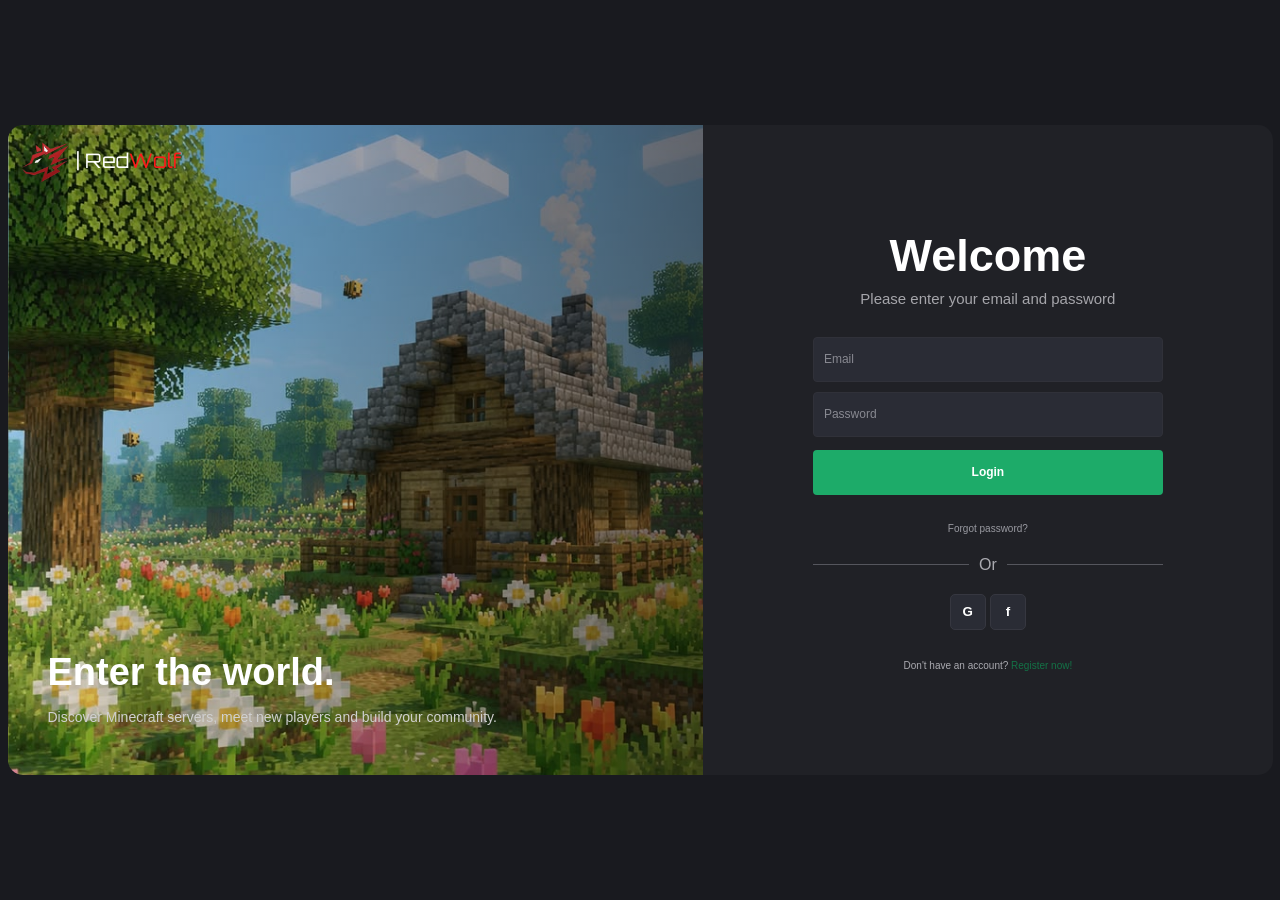
<file: frontend/index.html>
<!DOCTYPE html>
<html lang="en">
<head>
    <meta charset="UTF-8">
    <meta name="viewport" content="width=device-width, initial-scale=1.0">
    <title>RedWolf - HomePage</title>
    <link rel="preconnect" href="https://fonts.googleapis.com">
    <link rel="preconnect" href="https://fonts.gstatic.com" crossorigin>
    <link href="https://fonts.googleapis.com/css2?family=Inter:wght@400;600&family=Orbitron:wght@700;900&display=swap" rel="stylesheet">
    <link rel="stylesheet" href="indexstyle.css">
</head>
<body id="homePage">
    <header class="top-container">
        <div class="nav-left">
            <div class="brand">
                <div class="logo"></div>
                <div class="logo-content">
                    <p class="content-white">|&nbsp;Red</p>
                    <p class="content-red">Wolf</p>
                </div>
            </div>
            <div class="links">
                <a href="index.html" class="link">Home Page</a>
                <a href="#" class="link">All Games</a>
            </div>
        </div>
        <div class="account">
            <a href="#" class="link" id="logoutButton">Log Out</a>
            <a href="profile.html"><div class="get-account"></div></a>
        </div>
    </header>

    <div class="main-wrapper">
        <aside class="game-sidebar">
            <div class="sidebar-title">
                <span class="sidebar-icon">
                    <img src="gameicon.png" alt="Games">
                </span>
                <span class="sidebar-text">Games</span>
            </div>
            <nav class="game-list">
                <a href="minecraft.html" class="game-item minecraft-item">
                    <span class="game-icon">
                        <img src="mclogo.png" alt="Minecraft">
                    </span>
                    <span class="game-name">Minecraft</span>
                </a>
                <a href="coc.html" class="game-item coc-item">
                    <span class="game-icon">
                        <img src="cocicon.png" alt="Clash of Clans">
                    </span>
                    <span class="game-name">Clash of Clans</span>
                </a>
            </nav>
        </aside>

        <main class="home-content">
            <section class="hero-section">
                <div class="hero-logo">
                    <img src="logo.png" alt="RedWolf Logo">
                    <span class="hero-brand-name">
                        <span class="content-white">| Red</span><span class="content-red">Wolf</span>
                    </span>
                </div>
                <h1>Discover your game.</h1>
                <p>Find teams, tournaments, players and communities</p>
                <div class="global-search">
                    <span class="search-icon">⌕</span>
                    <input type="text" id="globalSearch" placeholder="Search teams, tournaments, players..." autocomplete="off">
                    <button type="button" id="searchButton">Search</button>
                </div>
            </section>

            <section class="trending-section">
                <div class="section-header">
                    <h2>Trending Now</h2>
                    <a href="#">View all</a>
                </div>
                <div class="trending-grid">
                    <div class="trend-card">
                        <div class="trend-icon">🏆</div>
                        <div>
                            <h3>Teams</h3>
                            <p>Discover popular esports teams</p>
                        </div>
                    </div>
                    <div class="trend-card">
                        <div class="trend-icon">🎯</div>
                        <div>
                            <h3>Tournaments</h3>
                            <p>Find upcoming tournaments</p>
                        </div>
                    </div>
                    <div class="trend-card">
                        <div class="trend-icon">👤</div>
                        <div>
                            <h3>Players</h3>
                            <p>Explore gaming players</p>
                        </div>
                    </div>
                </div>
            </section>

            <section class="news-section">
                <div class="section-header">
                    <h2>Latest News</h2>
                    <a href="#">View all</a>
                </div>
                <div class="news-grid">
                    <article class="news-card">
                        <div class="news-image esports-bg">
                            <img src="esporphoto.jpg">
                        </div>
                        <div class="news-content">
                            <span class="news-category">Esports</span>
                            <h3>New tournaments are coming to RedWolf</h3>
                            <p>Discover upcoming competitions and events from the gaming community.</p>
                        </div>
                    </article>
                    <article class="news-card">
                        <div class="news-image community-bg">
                            <img src="communityphoto.jpg">
                        </div>
                        <div class="news-content">
                            <span class="news-category">Community</span>
                            <h3>Welcome to the RedWolf community</h3>
                            <p>Meet new players, teams and gaming communities.</p>
                        </div>
                    </article>
                </div>
            </section>
        </main>
    </div>

    <script src="script.js"></script>
</body>
</html>
</file>
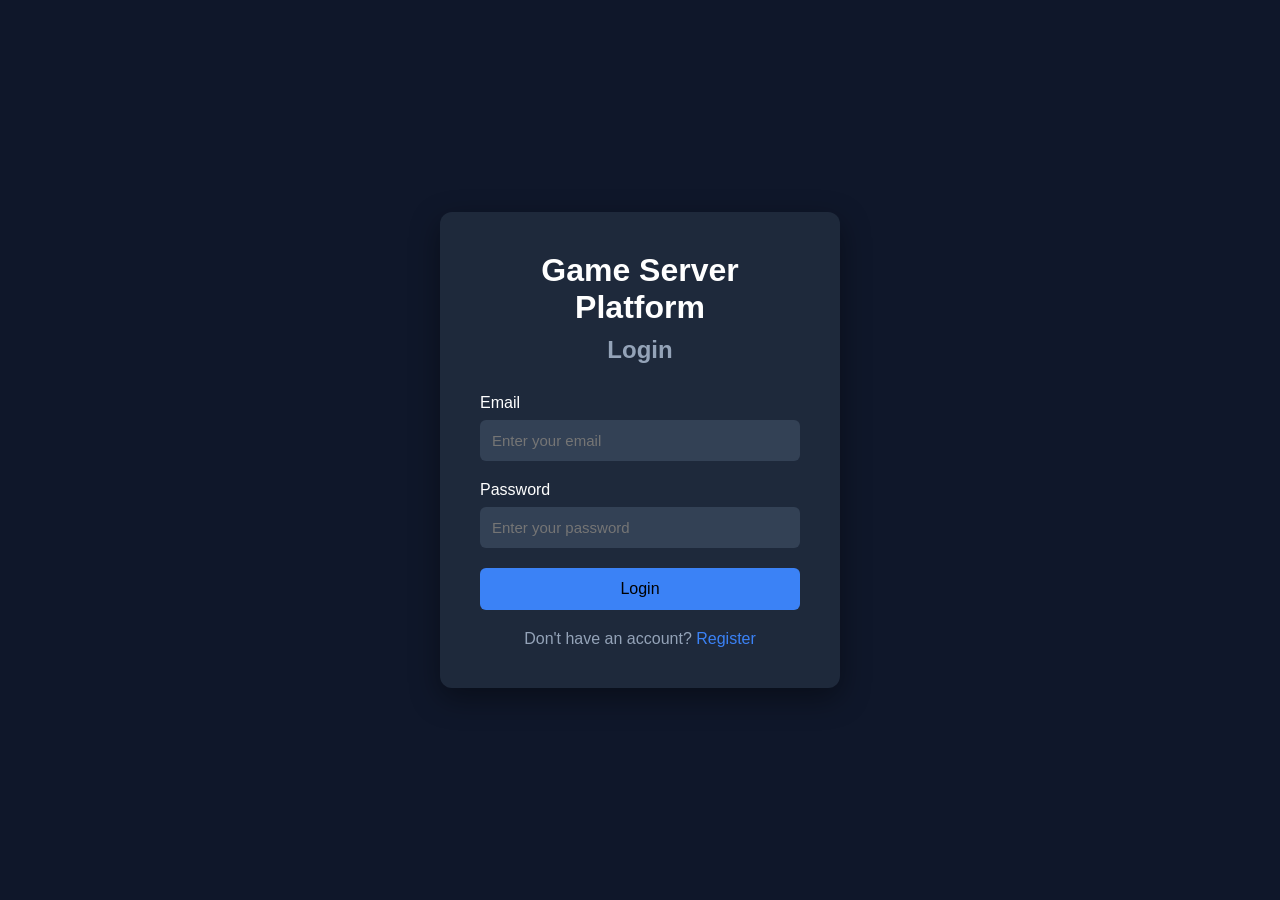
<file: frontend/login.html>
<!DOCTYPE html>
<html lang="en">
<head>
    <meta charset="UTF-8">
    <meta name="viewport" content="width=device-width, initial-scale=1.0">
    <title>Login | Game Server Platform</title>
    <link rel="stylesheet" href="style.css">
</head>
<body>
    <div class="auth-container">
        <!-- LEFT SIDE -->
        <div class="auth-card">
            <h1>Game Server Platform</h1>
            <h2>Login</h2>
            <form>
                <div class="input-group">
                    <label for="email">Email</label>
                    <input type="email" id="email" placeholder="Enter your email" required>
                </div>
                <div class="input-group">
                    <label for="password">Password</label>
                    <input type="password" id="password" placeholder="Enter your password" required>
                </div>
                <button type="submit">Login</button>
            </form>
            <p id="errorMessage"></p>
            <p class="switch-page">Don't have an account?<a href="register.html"> Register</a></p>
        </div>
    </div>
</body>
</html>
</file>
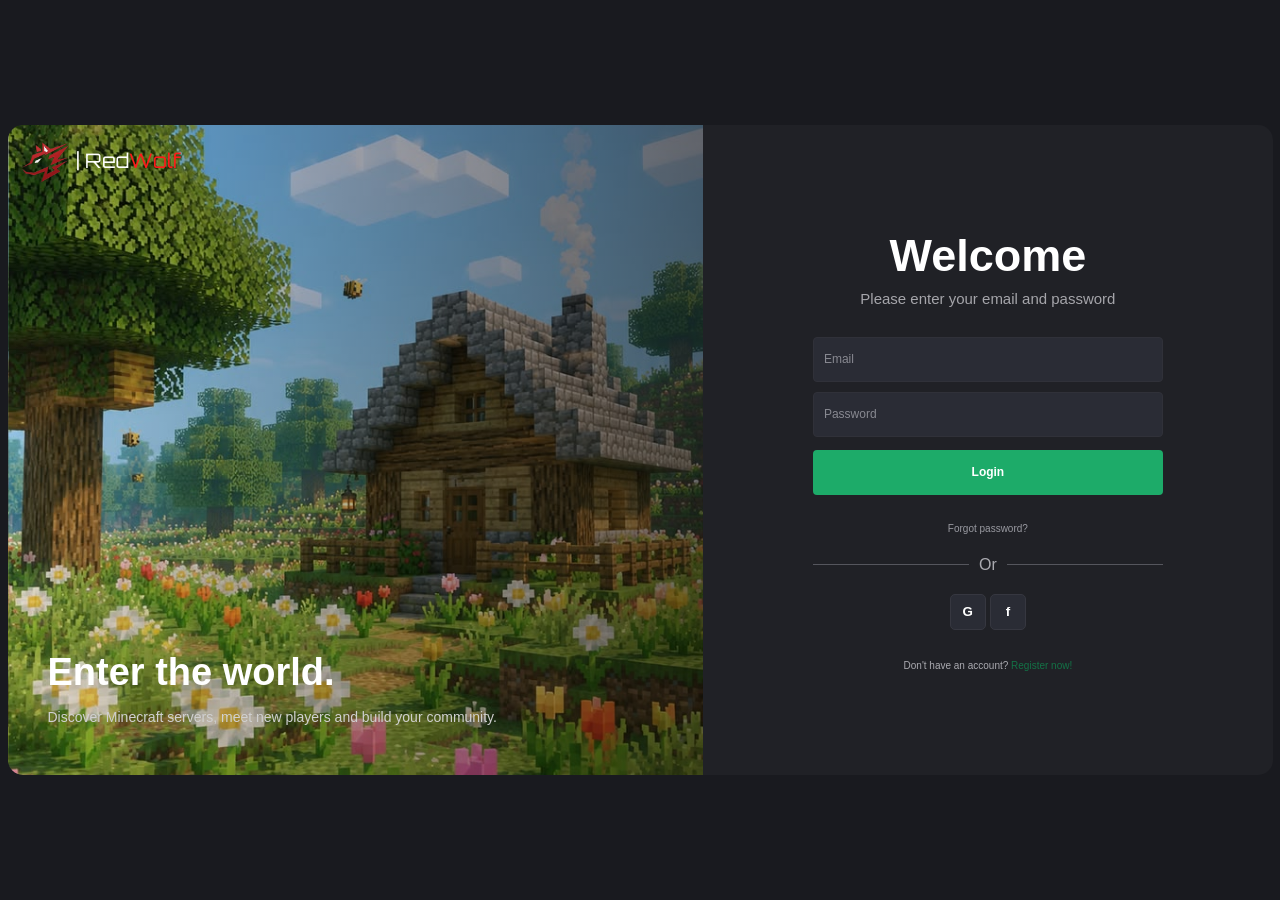
<file: frontend/newlogin.html>
<!DOCTYPE html>
<html lang="en">
<head>
    <meta charset="UTF-8">
    <meta name="viewport" content="width=device-width, initial-scale=1.0">
    <title>RedWolf - Login</title>
    <!-- Google Fonts: Orbitron və Inter -->
    <link rel="preconnect" href="https://fonts.googleapis.com">
    <link rel="preconnect" href="https://fonts.gstatic.com" crossorigin>
    <link href="https://fonts.googleapis.com/css2?family=Inter:wght@400;600&family=Orbitron:wght@700;900&display=swap" rel="stylesheet">
    <link rel="stylesheet" href="newstyle.css">

</head>
<body>
    <div class="auth-container">
        <!-- Left Side --> 
         <div class="background-side">
            <div class="background-overlay"></div>
            <div class="logo"></div>
            <div class="logo-content">
                <p class="content-white">| Red</p>
                <p class="content-red">Wolf</p>
            </div>
            <div class="background-content">
                <h2>Enter the world.</h2>
                <p>Discover Minecraft servers, meet new players and build your community.</p>
            </div>
         </div>
        <!-- Right Side -->
         <div class="login-side">
            <div class="login-container">
                <div class="welcome">
                    <h1>Welcome</h1>
                    <p>Please enter your email and password</p>
                </div>
                <form id="loginForm">
                    <div class="input-group">
                        <input type="email" id="email" placeholder="Email"required>
                    </div>
                    <div class="input-group">
                        <input type="password" id="password" placeholder="Password" required>
                    </div>
                    <button type="submit" class="login-button">Login</button>
                </form>
                <p id="errorMessage"></p>
                <a href="#" class="forgot-password">Forgot password?</a>
                <div class="divider">
                    <span></span>
                    <p>Or</p>
                    <span></span>
                </div>
                <div class="social-login">
                    <button type="button">G</button>
                    <button type="button">f</button>
                </div>
                <p class="register-text">
                    Don't have an account?
                    <a href="newregister.html">Register now!</a>
                </p>
            </div>
         </div>
    </div>
    <script src="script.js"></script>
</body>
</html>
</file>
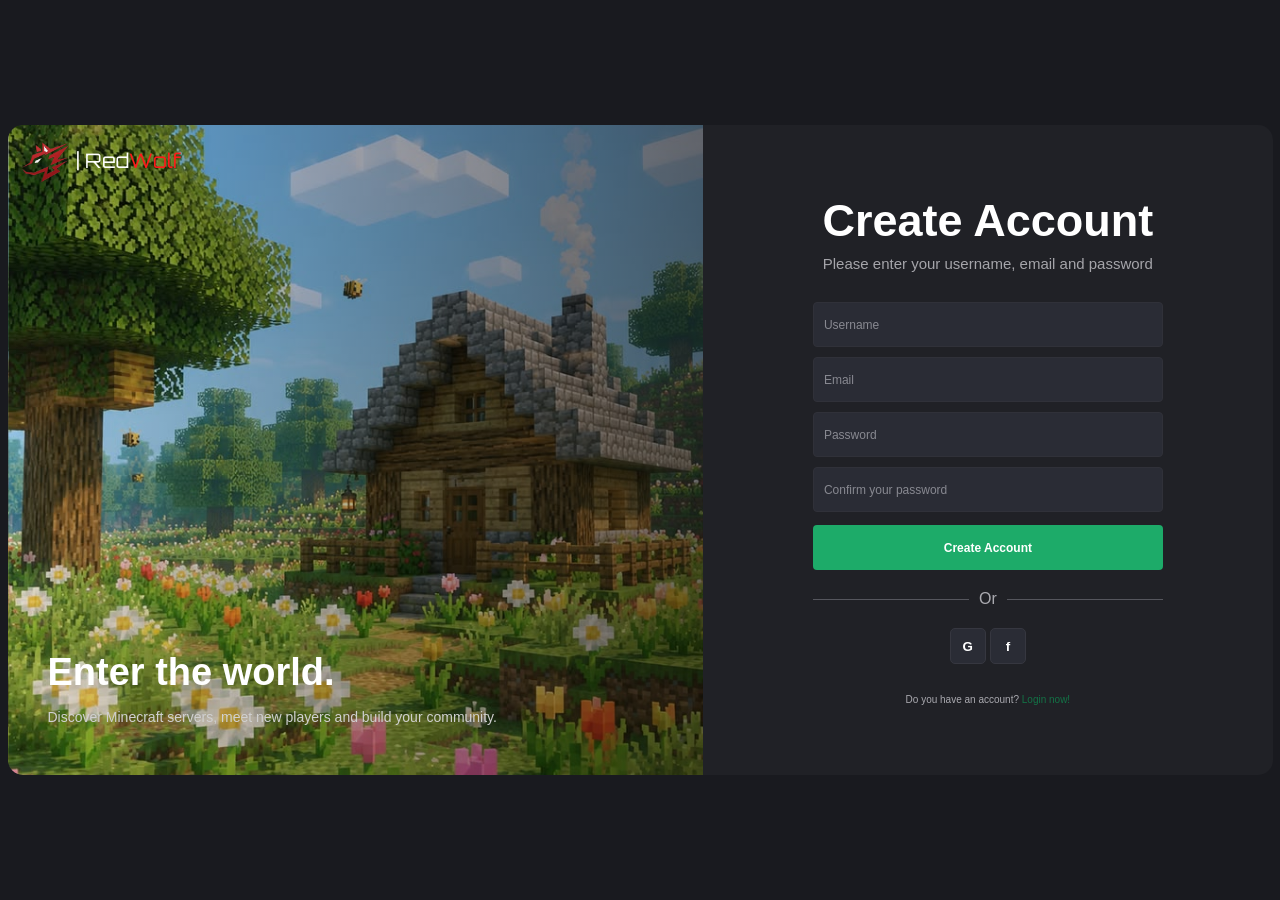
<file: frontend/newregister.html>
<!DOCTYPE html>
<html lang="en">
<head>
    <meta charset="UTF-8">
    <meta name="viewport" content="width=device-width, initial-scale=1.0">
    <title>RedWolf - Create New Account</title>
    <!-- Google Fonts: Orbitron və Inter -->
    <link rel="preconnect" href="https://fonts.googleapis.com">
    <link rel="preconnect" href="https://fonts.gstatic.com" crossorigin>
    <link href="https://fonts.googleapis.com/css2?family=Inter:wght@400;600&family=Orbitron:wght@700;900&display=swap" rel="stylesheet">
    <link rel="stylesheet" href="newstyle.css">
</head>
<body>
    <div class="auth-container">
        <!-- Left Side --> 
         <div class="background-side">
            <div class="background-overlay"></div>
            <div class="logo"></div>
            <div class="logo-content">
                <p class="content-white">| Red</p>
                <p class="content-red">Wolf</p>
            </div>
            <div class="background-content">
                <h2>Enter the world.</h2>
                <p>Discover Minecraft servers, meet new players and build your community.</p>
            </div>
         </div>
        <!-- Right Side -->
         <div class="login-side">
            <div class="login-container">
                <div class="welcome">
                    <h1>Create Account</h1>
                    <p>Please enter your username, email and password</p>
                </div>
                <form id="registerForm">
                    <div class="input-group">
                        <input type="name" id="username" placeholder="Username" required>
                    </div>
                    <div class="input-group">
                        <input type="email" id="email" placeholder="Email" required>
                    </div>
                    <div class="input-group">
                        <input type="password" id="password" placeholder="Password" required>
                    </div>
                    <div class="input-group">
                        <input type="password" id="confirmPassword" placeholder="Confirm your password" required>
                    </div>
                    <button type="submit" class="login-button">Create Account</button>
                </form>
                <p id="errorMessage"></p>
                <div id="verificationPanel" style="display: none;">
                    <div class="welcome">
                        <h1>Verify Your Email</h1>
                        <p>We sent a 6-digit verification code to your email.</p>
                    </div>
                    <div class="input-group">
                        <input type="text" id="verificationCode" placeholder="Enter 6-digit code" maxlength="6" inputmode="numeric">
                    </div>
                    <button type="button" id="verifyButton" class="login-button">Verify Email</button>
                    <p id="verificationMessage"></p>
                </div>
                <div class="divider">
                    <span></span>
                    <p>Or</p>
                    <span></span>
                </div>
                <div class="social-login">
                    <button type="button">G</button>
                    <button type="button">f</button>
                </div>
                <p class="register-text">
                    Do you have an account?
                    <a href="newlogin.html">Login now!</a>
                </p>
            </div>
         </div>
    </div>
<script src="script.js"></script>
</body>
</html>
</file>
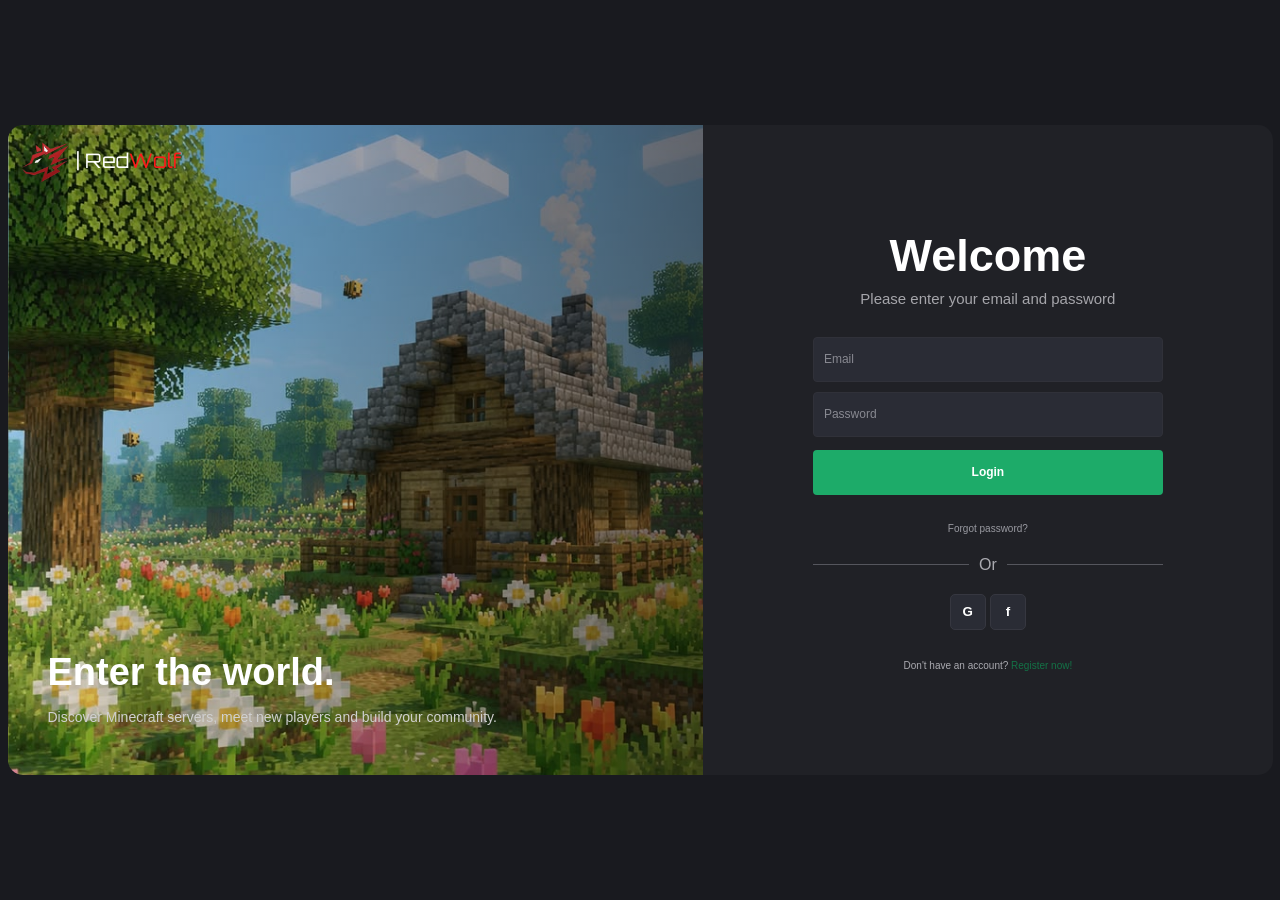
<file: frontend/profile.html>
<!DOCTYPE html>
<html lang="en">
<head>
    <meta charset="UTF-8">
    <meta name="viewport" content="width=device-width, initial-scale=1.0">
    <title>RedWolf - Profile</title>
    <link rel="preconnect" href="https://fonts.googleapis.com">
    <link rel="preconnect" href="https://fonts.gstatic.com" crossorigin>
    <link href="https://fonts.googleapis.com/css2?family=Inter:wght@400;600&family=Orbitron:wght@700;900&display=swap" rel="stylesheet">
    <link rel="stylesheet" href="profilestyle.css">
</head>
<body id="profilePage">
<header class="top-container">
    <div class="nav-left">
        <div class="brand">
            <div class="logo"></div>
            <div class="logo-content">
                <p class="content-white">| Red</p>
                <p class="content-red">Wolf</p>
            </div>
        </div>
        <div class="links">
            <a href="index.html" class="link">
                Home Page
            </a>
            <a href="#" class="link">
                All Games
            </a>
        </div>
    </div>
    <div class="account">
        <a href="#" class="link" id="logoutButton">
            Log Out
        </a>
        <a href="profile.html">
            <div class="get-account"></div>
        </a>
    </div>
</header>
<main class="profile-content">
    <section class="profile-header">
        <div class="profile-avatar">
            <img src="accounticon.png" alt="Profile">
        </div>
        <div class="profile-title">
            <h1 id="profileUsername">
                Loading...
            </h1>
            <p>
                RedWolf Member
            </p>
        </div>
    </section>
    <section class="profile-card">
        <div class="card-header">
            <h2>
                Account Information
            </h2>
        </div>
        <div class="profile-info">
            <div class="info-item">
                <span class="info-label">
                    Username
                </span>
                <span
                    class="info-value"
                    id="username">
                    Loading...
                </span>
            </div>
            <div class="info-item">
                <span class="info-label">
                    Email
                </span>
                <span
                    class="info-value"
                    id="profileEmail">
                    Loading...
                </span>
            </div>
        </div>
    </section>
    <section class="profile-card">
        <div class="card-header">
            <h2>Gaming Profile</h2>
            <button type="button" id="addGameButton" class="add-game-button">
                + Add Game
            </button>
        </div>
        <div id="gamesContainer" class="games-grid">
            <div class="empty-games" id="emptyGames">
                <p>You haven't linked any games yet.</p>
            </div>
        </div>
    </section>
</main>
<script src="script.js"></script>
</body>
</html>
</file>
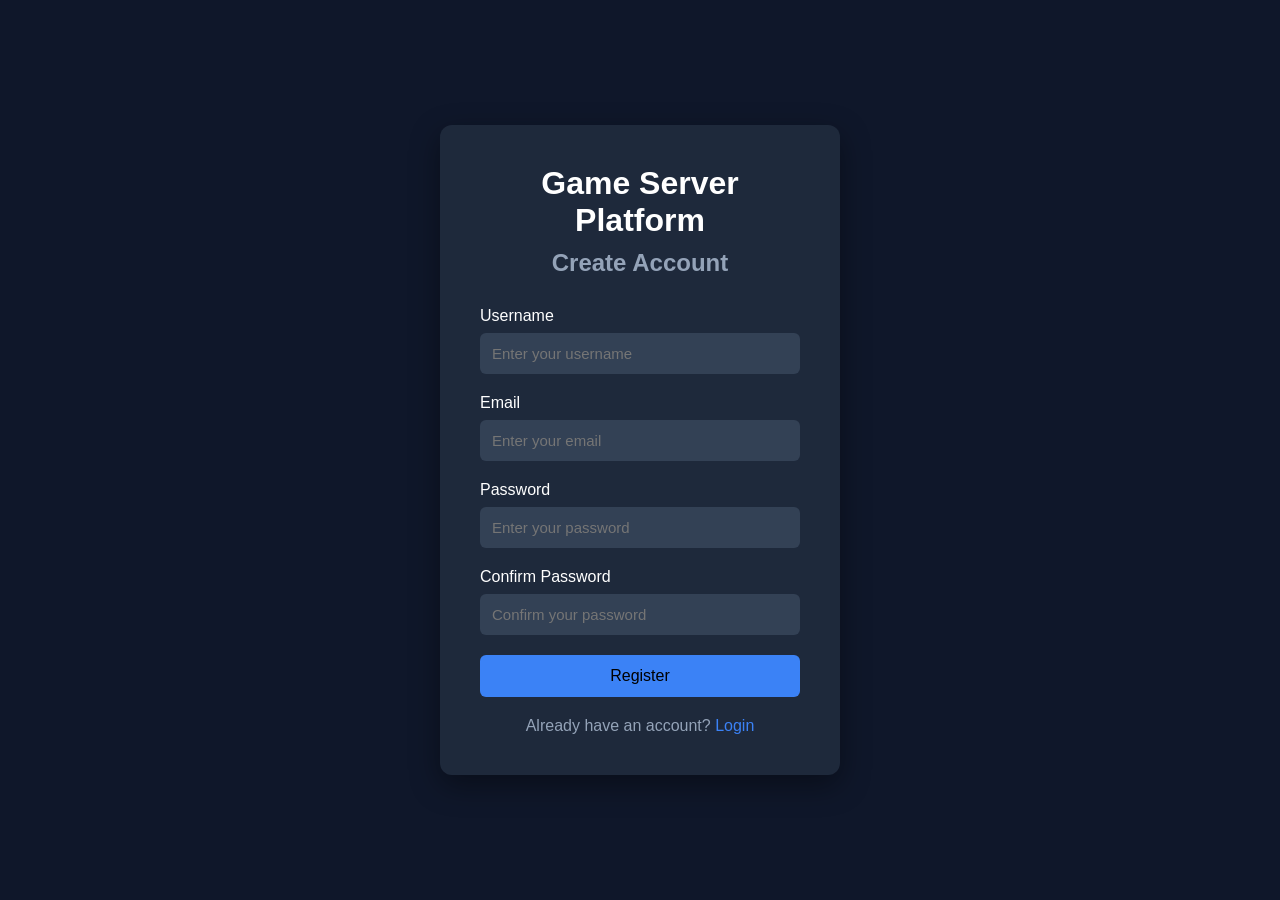
<file: frontend/register.html>
<!DOCTYPE html>
<html lang="en">
<head>
    <meta charset="UTF-8">
    <meta name="viewport" content="width=device-width, initial-scale=1.0">
    <title>Register | Game Server Platform</title>
    <link rel="stylesheet" href="style.css">
</head>
<body>
    <div class="auth-container">
        <div class="auth-card">
            <h1>Game Server Platform</h1>
            <h2>Create Account</h2>
            <form id="registerForm">
                <div class="input-group">
                    <label for="username">Username</label>
                    <input type="text" id="username" placeholder="Enter your username" required>
                </div>
                <div class="input-group">
                    <label for="email">Email</label>
                    <input type="email" id="email" placeholder="Enter your email" required>
                </div>
                <div class="input-group">
                    <label for="password">Password</label>
                    <input type="password" id="password" placeholder="Enter your password" required>
                </div>
                <div class="input-group">
                    <label for="password">Confirm Password</label>
                    <input type="password" id="confirmPassword" placeholder="Confirm your password" required>
                </div>
                <button type="submit">Register</button>
            </form>
            <p id="errorMessage"></p>
            <p class="switch-page">Already have an account?<a href="login.html"> Login</a></p>
        </div>
    </div>
    <script src="script.js"></script>
</body>
</html>
</file>
<file: frontend/indexstyle.css>
*{
    margin: 0;
    padding: 0;
    box-sizing: border-box;
}
body{
    min-height: 100vh;
    font-family: Arial, Helvetica, sans-serif;
    background-color: #191a1f;
    color: white;
}

/* Header */
.top-container{
    position: sticky;
    top: 0;
    z-index: 1000;
    display: flex;
    justify-content: space-between;
    gap: 20px;
    width: 100%;
    background-color: #202126;
    height: 70px;
    border-bottom: 3px solid #000;
    align-items: center;
    padding: 0 20px;
}
.brand{
    display: flex;
    align-items: center;
    gap: 10px;
}
.logo{
    width: 45px;
    height: 45px;
    background-image: url(logo.png);
    background-size: contain;
    background-repeat: no-repeat;
    background-position: center;
}
.logo-content{
    font-size: 20px;
    font-family: 'Orbitron', sans-serif;
    display: flex;
    font-weight: 700;
}
.nav-left{
    display: flex;
    align-items: center;
    gap: 40px;
}
.content-white{
    color: white;
}
.content-red{
    color: #ff1a1a;
}
.links{
    display: flex;
    gap: 20px;
}
.link{
    color: white;
    text-decoration: none;
    transition: 0.3s;
    font-weight: bold;
}
.link:hover{
    color: #ff1a1a;
    transform: translateY(-2px);
}
.account{
    display: flex;
    align-items: center;
    gap: 12px;
}
.get-account{
    background-image: url(accounticon.png);
    width: 40px;
    height: 40px;
    background-size: cover;
    border-radius: 50%;
}

.main-wrapper{
    display: flex;
    width: 100%;
    min-height: calc(100vh - 70px);
    position: relative;
}
.game-sidebar{
    position: sticky;
    top: 70px;
    height: calc(100vh - 70px);
    width: 70px;
    background: #111111;
    padding: 20px 10px;
    transition: width 0.3s ease;
    z-index: 100;
    flex-shrink: 0;
    overflow-x: hidden;
    overflow-y: auto;
}
.game-sidebar:hover{
    width: 230px;
}
.sidebar-title{
    display: flex;
    align-items: center;
    gap: 18px;
    height: 50px;
    padding: 0 10px;
    white-space: nowrap;
}
.sidebar-icon{
    width: 40px;
    height: 30px;
    min-width: 40px;
    display: flex;
    align-items: center;
    justify-content: center;
}
.sidebar-icon img{
    width: 30px;
    height: 30px;
    object-fit: contain;
}
.sidebar-text{
    font-family: 'Orbitron', sans-serif;
    font-size: 15px;
    font-weight: 700;
}
.game-list{
    display: flex;
    flex-direction: column;
    gap: 8px;
    margin-top: 15px;
}
.game-item{
    position: relative;
    display: flex;
    align-items: center;
    gap: 18px;
    width: 210px;
    height: 55px;
    padding: 0 10px;
    color: white;
    text-decoration: none;
    overflow: hidden;
    border-radius: 8px;
    white-space: nowrap;
}
.game-item::before{
    content: "";
    position: absolute;
    inset: 0;
    background-size: cover;
    background-position: center;
    filter: brightness(.45) blur(0.5px);
    opacity: 0;
    transition: opacity 0.35s ease;
    z-index: 0;
}
.game-item::after{
    content: "";
    position: absolute;
    inset: 0;
    background: linear-gradient(90deg, rgba(28,28,28,.85) 0%, rgba(28,28,28,.55) 45%, rgba(28,28,28,.20) 100%);
    opacity: 0;
    transition: opacity .35s ease;
    z-index: 1;
}
.game-item:hover::before, .game-item:hover::after{
    opacity: 1;
}
.game-icon, .game-name{
    position: relative;
    z-index: 2;
}
.minecraft-item::before{
    background-image: url(newwebsite.jpg);
}
.coc-item::before{
    background-image: url(cocbg.jpg);
}
.game-icon{
    width: 40px;
    height: 30px;
    min-width: 40px;
    display: flex;
    align-items: center;
    justify-content: center;
}
.game-icon img{
    width: 30px;
    height: 30px;
    object-fit: contain;
    transition: transform 0.2s ease;
}
.game-item:hover .game-icon img{
    transform: scale(1.1);
}
.game-name{
    font-family: 'Inter', sans-serif;
    font-size: 14px;
    font-weight: 600;
}
.home-content{
    flex: 1;
    padding: 40px 50px 80px;
}
.hero-section{
    max-width: 850px;
    margin: 20px auto 70px;
    text-align: center;
}
.hero-logo{
    display: flex;
    align-items: center;
    justify-content: center;
    gap: 12px;
    margin-bottom: 25px;
}
.hero-logo img{
    width: 60px;
    height: 60px;
    object-fit: contain;
}
.hero-brand-name{
    font-family: 'Orbitron', sans-serif;
    font-size: 32px;
    font-weight: 900;
}
.hero-section h1{
    margin: 0;
    font-family: 'Orbitron', sans-serif;
    font-size: 42px;
    font-weight: 900;
    letter-spacing: 1px;
}
.hero-section > p{
    margin: 15px 0 30px;
    color: #999;
    font-family: 'Inter', sans-serif;
    font-size: 16px;
}
.global-search{
    position: relative;
    display: flex;
    align-items: center;
    width: 100%;
    height: 62px;
    background: #151515;
    border: 1px solid #292929;
    border-radius: 12px;
    overflow: hidden;
    transition: border-color 0.25s ease;
}
.global-search:focus-within{
    border-color: #e3262e;
}
.search-icon{
    margin-left: 22px;
    color: #777;
    font-size: 22px;
}
.global-search input{
    flex: 1;
    height: 100%;
    padding: 0 18px;
    background: transparent;
    border: none;
    outline: none;
    color: white;
    font-family: 'Inter', sans-serif;
    font-size: 15px;
}
.global-search input::placeholder{
    color: #666;
}
.global-search button{
    height: 44px;
    margin-right: 9px;
    padding: 0 22px;
    border: none;
    border-radius: 8px;
    background: #e3262e;
    color: white;
    font-family: 'Inter', sans-serif;
    font-weight: 600;
    cursor: pointer;
    transition: background 0.2s ease, transform 0.2s ease;
}
.global-search button:hover{
    background: #ff3038;
    transform: translateY(-1px);
}
.trending-section, .news-section{
    max-width: 1150px;
    margin: 0 auto 70px;
}
.section-header{
    display: flex;
    align-items: center;
    justify-content: space-between;
    margin-bottom: 22px;
}
.section-header h2{
    margin: 0;
    font-family: 'Orbitron', sans-serif;
    font-size: 22px;
}
.section-header a{
    color: #888;
    text-decoration: none;
    font-family: 'Inter', sans-serif;
    font-size: 13px;
    transition: color 0.2s ease;
}
.section-header a:hover{
    color: white;
}
.trending-grid{
    display: grid;
    grid-template-columns: repeat(3, 1fr);
    gap: 16px;
}
.trend-card{
    display: flex;
    align-items: center;
    gap: 18px;
    padding: 22px;
    min-height: 90px;
    background: #151515;
    border: 1px solid #242424;
    border-radius: 12px;
    transition: transform 0.25s ease, border-color 0.25s ease;
}
.trend-card:hover{
    transform: translateY(-4px);
    border-color: #3a3a3a;
}
.trend-icon{
    width: 48px;
    height: 48px;
    display: flex;
    align-items: center;
    justify-content: center;
    flex-shrink: 0;
    background: #202020;
    border-radius: 10px;
    font-size: 22px;
}
.trend-card h3{
    margin: 0 0 6px;
    font-family: 'Inter', sans-serif;
    font-size: 15px;
}
.trend-card p{
    margin: 0;
    color: #777;
    font-family: 'Inter', sans-serif;
    font-size: 12px;
}
.news-grid{
    display: grid;
    grid-template-columns: repeat(2, 1fr);
    gap: 18px;
}
.news-card{
    overflow: hidden;
    background: #151515;
    border: 1px solid #242424;
    border-radius: 12px;
    transition: transform 0.25s ease, border-color 0.25s ease;
}
.news-card:hover{
    transform: translateY(-4px);
    border-color: #3a3a3a;
}
.news-image{
    height: 180px;
    width: 100%;
    overflow: hidden;
    position: relative;
    background: linear-gradient(135deg, #252525, #101010);
}
.news-image img{
    width: 100%;
    height: 100%;
    object-fit: cover;
    object-position: center;
    transition: transform 0.4s ease, filter 0.4s ease;
    filter: brightness(0.85);
}
.news-card:hover .news-image img {
    transform: scale(1.08);
    filter: brightness(1);
}
.news-content{
    padding: 22px;
}
.news-category{
    color: #e3262e;
    font-family: 'Inter', sans-serif;
    font-size: 11px;
    font-weight: 600;
    text-transform: uppercase;
}
.news-content h3{
    margin: 9px 0;
    font-family: 'Orbitron', sans-serif;
    font-size: 16px;
    line-height: 1.4;
}
.news-content p{
    margin: 0;
    color: #777;
    font-family: 'Inter', sans-serif;
    font-size: 13px;
    line-height: 1.6;
}
</file>
<file: frontend/style.css>
*{
    margin: 0;
    padding: 0;
    box-sizing: border-box;
}
body{
    font-family: Arial, Helvetica, sans-serif;
    background: #0f172a;
    color: white;
}
.auth-container{
    min-height: 100vh;
    display: flex;
    justify-content: center;
    align-items: center;
}
.auth-card{
    width: 400px;
    padding: 40px;
    background: #1e293b;
    border-radius: 12px;
    box-shadow: 0 10px 30px rgba(0, 0, 0, 0.4);
}
.auth-card h1{
    text-align: center;
    margin-bottom: 10px;
}
.auth-card h2{
    text-align: center;
    margin-bottom: 30px;
    color: #94a3b8;
}
.input-group{
    margin-bottom: 20px;
}
.input-group label{
    display: block;
    margin-bottom: 8px;
}
.input-group input{
    width: 100%;
    padding: 12px;
    border: none;
    border-radius: 6px;
    background: #334155;
    color: white;
    font-size: 15px;
}
.input-group input:focus{
    outline: 2px solid #3b82f6;
}
button{
    width: 100%;
    padding: 12px;
    border: none;
    border-radius: 6px;
    background: #3b82f6;
    column-rule: white;
    font-size: 16px;
}
button:hover{
    background: #2563eb;
}
.switch-page{
    text-align: center;
    margin-top: 20px;
    color: #94a3b8;
}
.switch-page a{
    color: #3b82f6;
    text-decoration: none;
}
#errorMessage{
    margin-top: 15px;
    text-align: center;
    color: #ef4444;
}
</file>
<file: frontend/newstyle.css>
*{
    margin: 0;
    padding: 0;
    box-sizing: border-box;
}
body{
    min-width: 100vh;
    font-family: Arial, Helvetica, sans-serif;
    background-color: #191a1f;
    color: white;
}
.auth-container{
    width: 100%;
    min-height: 100vh;
    display: flex;
    align-items: center;
    justify-content: center;
    padding: 7.5px;
}
.background-side{
    position: relative;
    width: 55%;
    min-height: 650px;
    background-image: url(newwebsite.jpg);
    background-size: cover;
    background-position: center;
    overflow: hidden;
    border-radius: 15px 0 0 15px;
}
.background-overlay{
    position: absolute;
    top: 0;
    left: 0;
    width: 100%;
    height: 100%;
    background: linear-gradient(90deg, rgba(0, 0, 0, 0.05), rgba(0, 0, 0, 0.55));
}
.logo{
    position: absolute;
    width: 75px;
    min-height: 75px;
    background-image: url(logo.png);
    background-size: cover;
    overflow: hidden;
}
.logo-content{
    position: absolute;
    left: 68px;
    top: 23px;
    color: #ff1a1a;
    font-size: 20px;
    font-family: 'Orbitron', sans-serif;
    display: flex;
}
.content-white{
    color: white;
}
.background-content{
    position: absolute;
    left: 40px;
    bottom: 45px;
    z-index: 2;
    max-width: 450px;
    font-family: 'Rajdhani', sans-serif;
}
.background-content h2 {
    font-size: 38px;
    margin-bottom: 12px;
}
.background-content p {
    color: #d0d0d0;
    font-size: 14px;
    line-height: 1.7;
}
.login-side{
    width: 45%;
    min-height: 650px;
    background-color: #202126;
    display: flex;
    align-items: center;
    justify-content: center;
    padding: 50px;
    border-radius: 0 15px 15px 0;
}
.login-container{
    width: 100%;
    max-width: 350px;
    text-align: center;
}
.welcome{
    margin-bottom: 30px;
}
.welcome h1{
    font-size: 45px;
    font-weight: 600;
    margin-bottom: 8px;
}
.welcome p{
    font-size: 15px;
    color: #a5a5aa;
}
.input-group input{
    width: 100%;
    height: 45px;
    margin-bottom: 10px;
    padding-left: 10px;
    padding-right: 5px;
    border: 1px solid #303139;
    border-radius: 4px;
    outline: none;
    background-color: #2a2c35;
    color: white;
    font-size: 12px;
    transition: 0.2s;
}
.input-group input::placeholder{
    color: #888991;
}
.input-group input:focus{
    border-color: rgb(19, 114, 70);
    box-shadow: 0 0 0 2px rgba(9, 160, 62, 0.12);
}
.login-button{
    width: 100%;
    height: 45px;
    margin-top: 3px;
    border: none;
    border-radius: 4px;
    background-color: rgb(29, 171, 105);
    color: white;
    font-size: 12px;
    font-weight: 600;
    cursor: pointer;
    transition: 0.2s;
}
.login-button:hover{
    background-color: rgb(19, 114, 70);
    transform: translateY(-1px);
    box-shadow: 0 7px 20px rgba(9, 160, 62, 0.12);
}
.forgot-password{
    display: inline-block;
    margin-top: 13px;
    color: #999aa1;
    text-decoration: none;
    font-size: 10px;
}
.forgot-password:hover{
    color: #137246;
}
.divider{
    width: 100%;
    display: flex;
    align-items: center;
    gap: 10px;
    margin: 20px 0;
}
.divider span{
    flex: 1;
    height: 1px;
    background-color: #55565d;
}
.divider p{
    color: #aaaab0;
}
.social-login button{
    width: 36px;
    height: 36px;
    border: 1px solid #363740;
    border-radius: 5px;
    background-color: #2a2c35;
    color: white;
    font-weight: bold;
    cursor: pointer;
    transition: 0.2s;
}
.social-login button:hover{
    border-color: #137246;
    transform: translateY(-2px);
}
.register-text{
    margin-top: 30px;
    color: #aaaab0;
    font-size: 10px;
}
.register-text a{
    color: #137246;
    text-decoration: none;
    font-weight: 500;
}
.register-text a:hover{
    text-decoration: underline;
}
#errorMessage{
    margin-top: 15px;
    text-align: center;
    color: #ef4444;
    font-size: 12px;
}
@media(max-width: 850px){
    .auth-container{padding: 20px;}
    .background-side{width: 50%;}
    .login-side{width: 50%; padding: 30px;}
    .background-content h2{font-size: 28px;}
}
@media(max-width: 650px){
    .auth-container {padding: 0; align-items: stretch;}
    .background-side{display: none;}
    .login-side{width: 100%; min-height: 100vh; padding: 30px;}
}
</file>
<file: frontend/profilestyle.css>
* {
    margin: 0;
    padding: 0;
    box-sizing: border-box;
}

body {
    min-height: 100vh;
    background: #191a1f;
    color: white;
    font-family: 'Inter', sans-serif;
}

.top-container {
    position: sticky;
    top: 0;
    z-index: 1000;
    display: flex;
    justify-content: space-between;
    align-items: center;
    width: 100%;
    height: 70px;
    padding: 0 20px;
    background: #202126;
    border-bottom: 3px solid #000;
}

.nav-left {
    display: flex;
    align-items: center;
    gap: 40px;
}

.brand {
    display: flex;
    align-items: center;
    gap: 10px;
}

.logo {
    width: 45px;
    height: 45px;
    background-image: url("logo.png");
    background-size: contain;
    background-repeat: no-repeat;
    background-position: center;
}

.logo-content {
    display: flex;
    font-family: 'Orbitron', sans-serif;
    font-size: 20px;
    font-weight: 700;
}

.content-white {
    color: white;
}

.content-red {
    color: #ff1a1a;
}

.links {
    display: flex;
    gap: 20px;
}

.link {
    color: white;
    text-decoration: none;
    font-weight: bold;
    transition: 0.3s;
}

.link:hover {
    color: #ff1a1a;
    transform: translateY(-2px);
}

.account {
    display: flex;
    align-items: center;
    gap: 12px;
}

.get-account {
    width: 40px;
    height: 40px;
    background-image: url("accounticon.png");
    background-size: cover;
    border-radius: 50%;
}

.profile-content {
    width: min(1200px, calc(100% - 40px));
    margin: 0 auto;
    padding: 60px 0 100px;
}

.profile-header {
    display: flex;
    align-items: center;
    gap: 25px;
    margin-bottom: 40px;
}

.profile-avatar {
    width: 100px;
    height: 100px;
    display: flex;
    align-items: center;
    justify-content: center;
    background: #202126;
    border: 1px solid #303138;
    border-radius: 50%;
    overflow: hidden;
}

.profile-avatar img {
    width: 65px;
    height: 65px;
    object-fit: contain;
}

.profile-title h1 {
    font-family: 'Orbitron', sans-serif;
    font-size: 30px;
    margin-bottom: 8px;
}

.profile-title p {
    color: #888;
    font-size: 14px;
}

.profile-card {
    margin-bottom: 25px;
    background: #151515;
    border: 1px solid #282828;
    border-radius: 12px;
    overflow: hidden;
}

.card-header {
    display: flex;
    align-items: center;
    justify-content: space-between;
    padding: 22px 25px;
    border-bottom: 1px solid #282828;
}

.card-header h2 {
    font-family: 'Orbitron', sans-serif;
    font-size: 17px;
}

.add-game-button {
    border: none;
    border-radius: 8px;
    padding: 9px 15px;
    background: #e3262e;
    color: white;
    font-family: 'Inter', sans-serif;
    font-weight: 600;
    cursor: pointer;
    transition: 0.2s ease;
}

.add-game-button:hover {
    background: #ff3038;
    transform: translateY(-1px);
}

.profile-info {
    padding: 5px 25px;
}

.info-item {
    display: flex;
    justify-content: space-between;
    align-items: center;
    min-height: 70px;
    border-bottom: 1px solid #242424;
}

.info-item:last-child {
    border-bottom: none;
}

.info-label {
    color: #777;
    font-size: 13px;
}

.info-value {
    color: white;
    font-size: 14px;
    font-weight: 600;
}

.games-grid {
    display: grid;
    grid-template-columns: repeat(5, 1fr);
    gap: 20px;
    padding: 25px;
}

.game-card {
    min-width: 0;
    background: #101014;
    border-radius: 8px;
    overflow: hidden;
    transition: transform 0.25s ease, background 0.25s ease;
}

.game-card:hover {
    transform: translateY(-5px);
    background: #151519;
}

.game-cover {
    width: 100%;
    aspect-ratio: 3 / 4;
    overflow: hidden;
    background: #3c3c40;
}

.game-cover img {
    width: 100%;
    height: 100%;
    object-fit: cover;
    display: block;
    transition: transform 0.35s ease, filter 0.35s ease;
}

.game-card:hover .game-cover img {
    transform: scale(1.04);
    filter: brightness(1.05);
}

.game-card-info {
    padding: 14px 0 15px;
}

.game-title-row {
    display: flex;
    align-items: center;
    justify-content: center;
    gap: 8px;
}

.game-title-row h3 {
    margin: 0;
    min-width: 0;
    color: white;
    font-family: 'Inter', sans-serif;
    font-size: 17px;
    font-weight: 700;
    white-space: nowrap;
    overflow: hidden;
    text-overflow: ellipsis;
}

.game-account-username{
    color: #777;
    display: flex;
    justify-content: center;
}

.empty-games{
    color: #777;
    display: flex;
    justify-content: center;
    width: 1150px;
}

@media (max-width: 1000px) {
    .games-grid {
        grid-template-columns: repeat(4, 1fr);
    }
}
@media (max-width: 800px) {
    .games-grid {
        grid-template-columns: repeat(3, 1fr);
    }
}
@media (max-width: 600px) {
    .games-grid {
        grid-template-columns: repeat(2, 1fr);
        gap: 12px;
        padding: 15px;
    }
}
</file>
